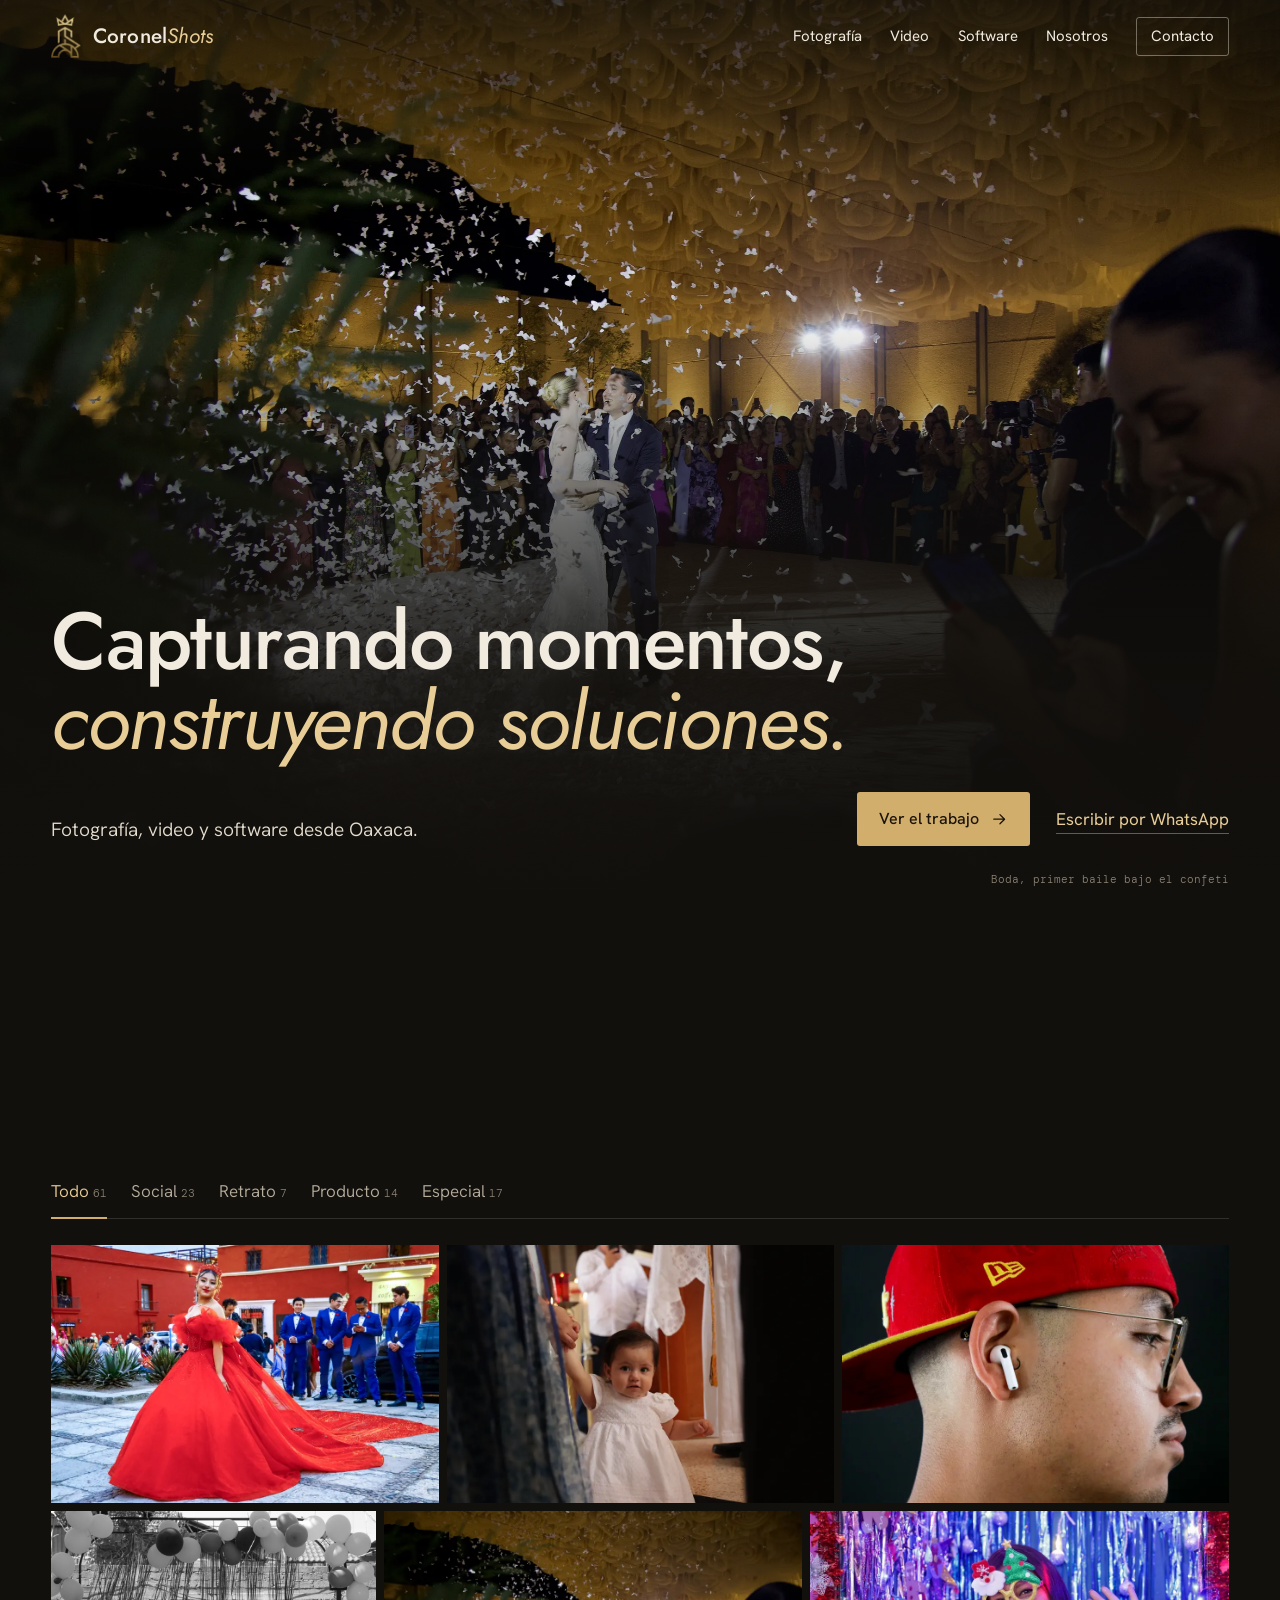
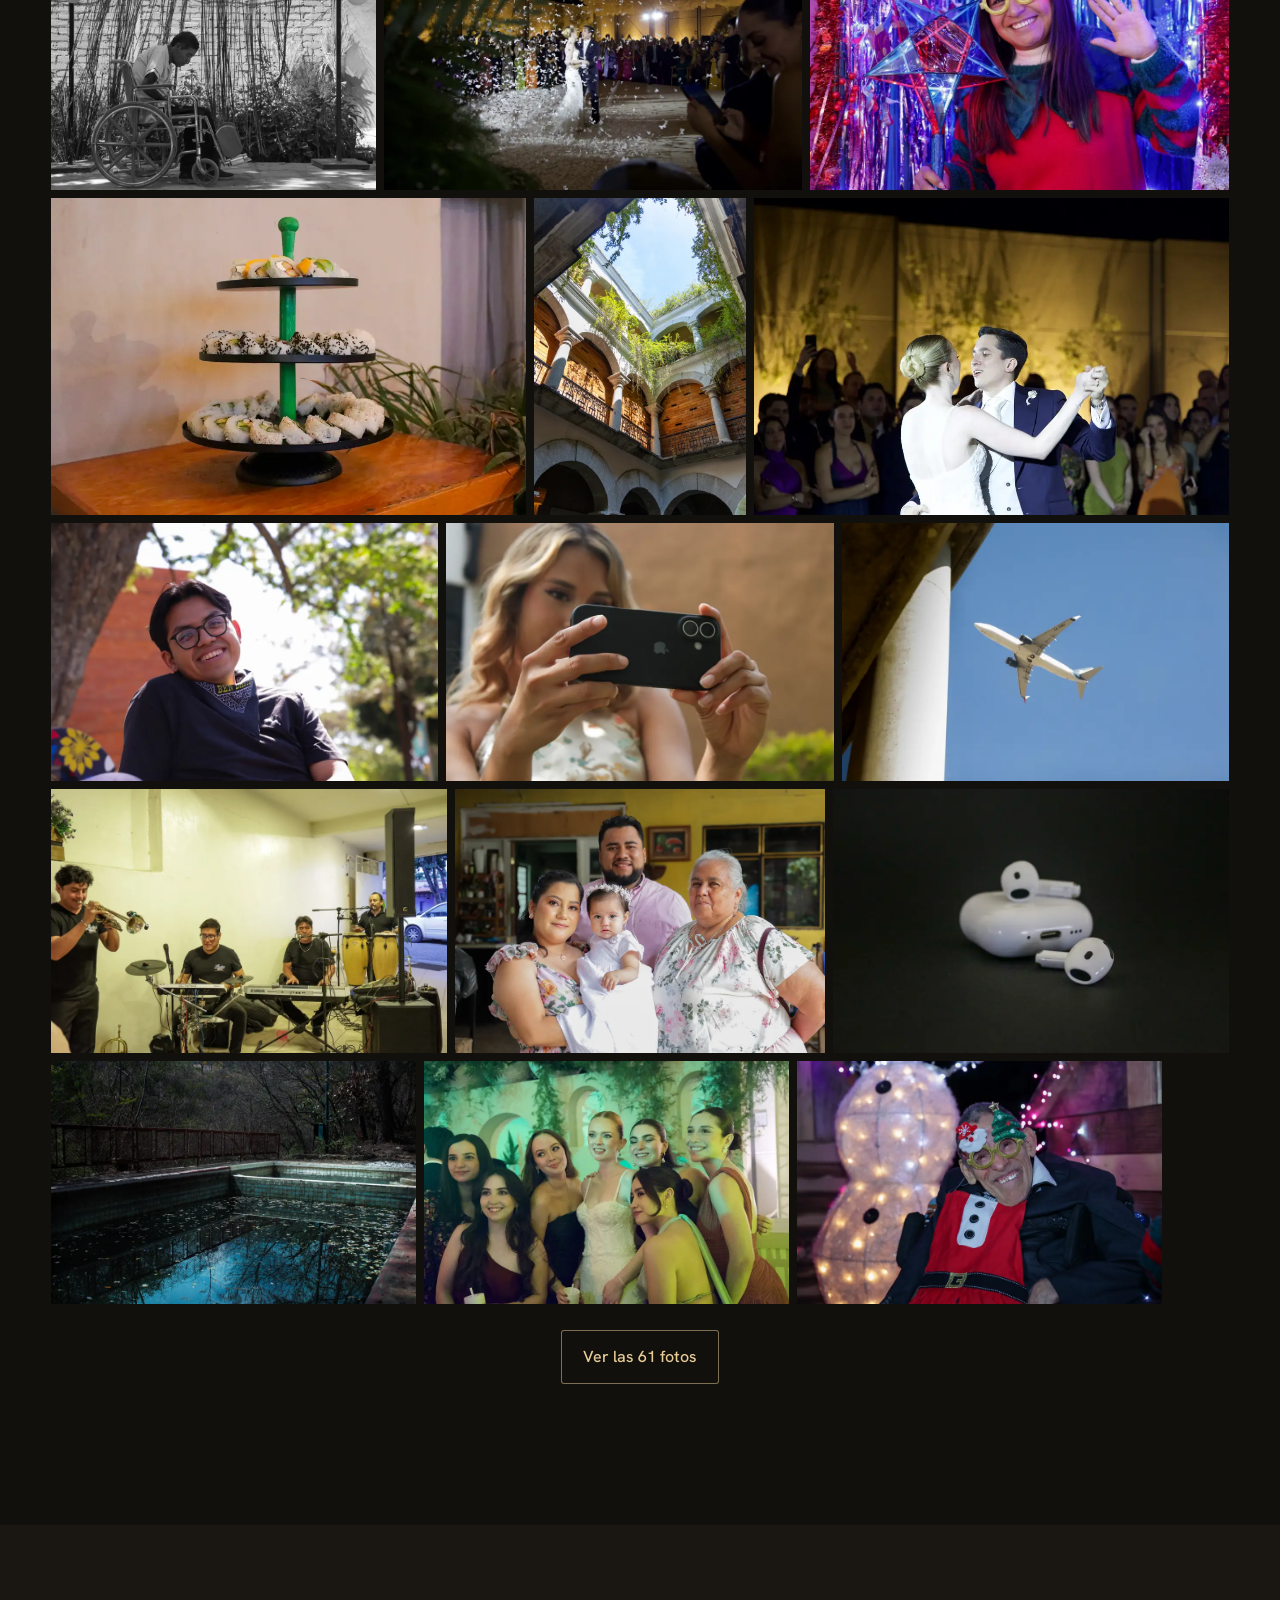
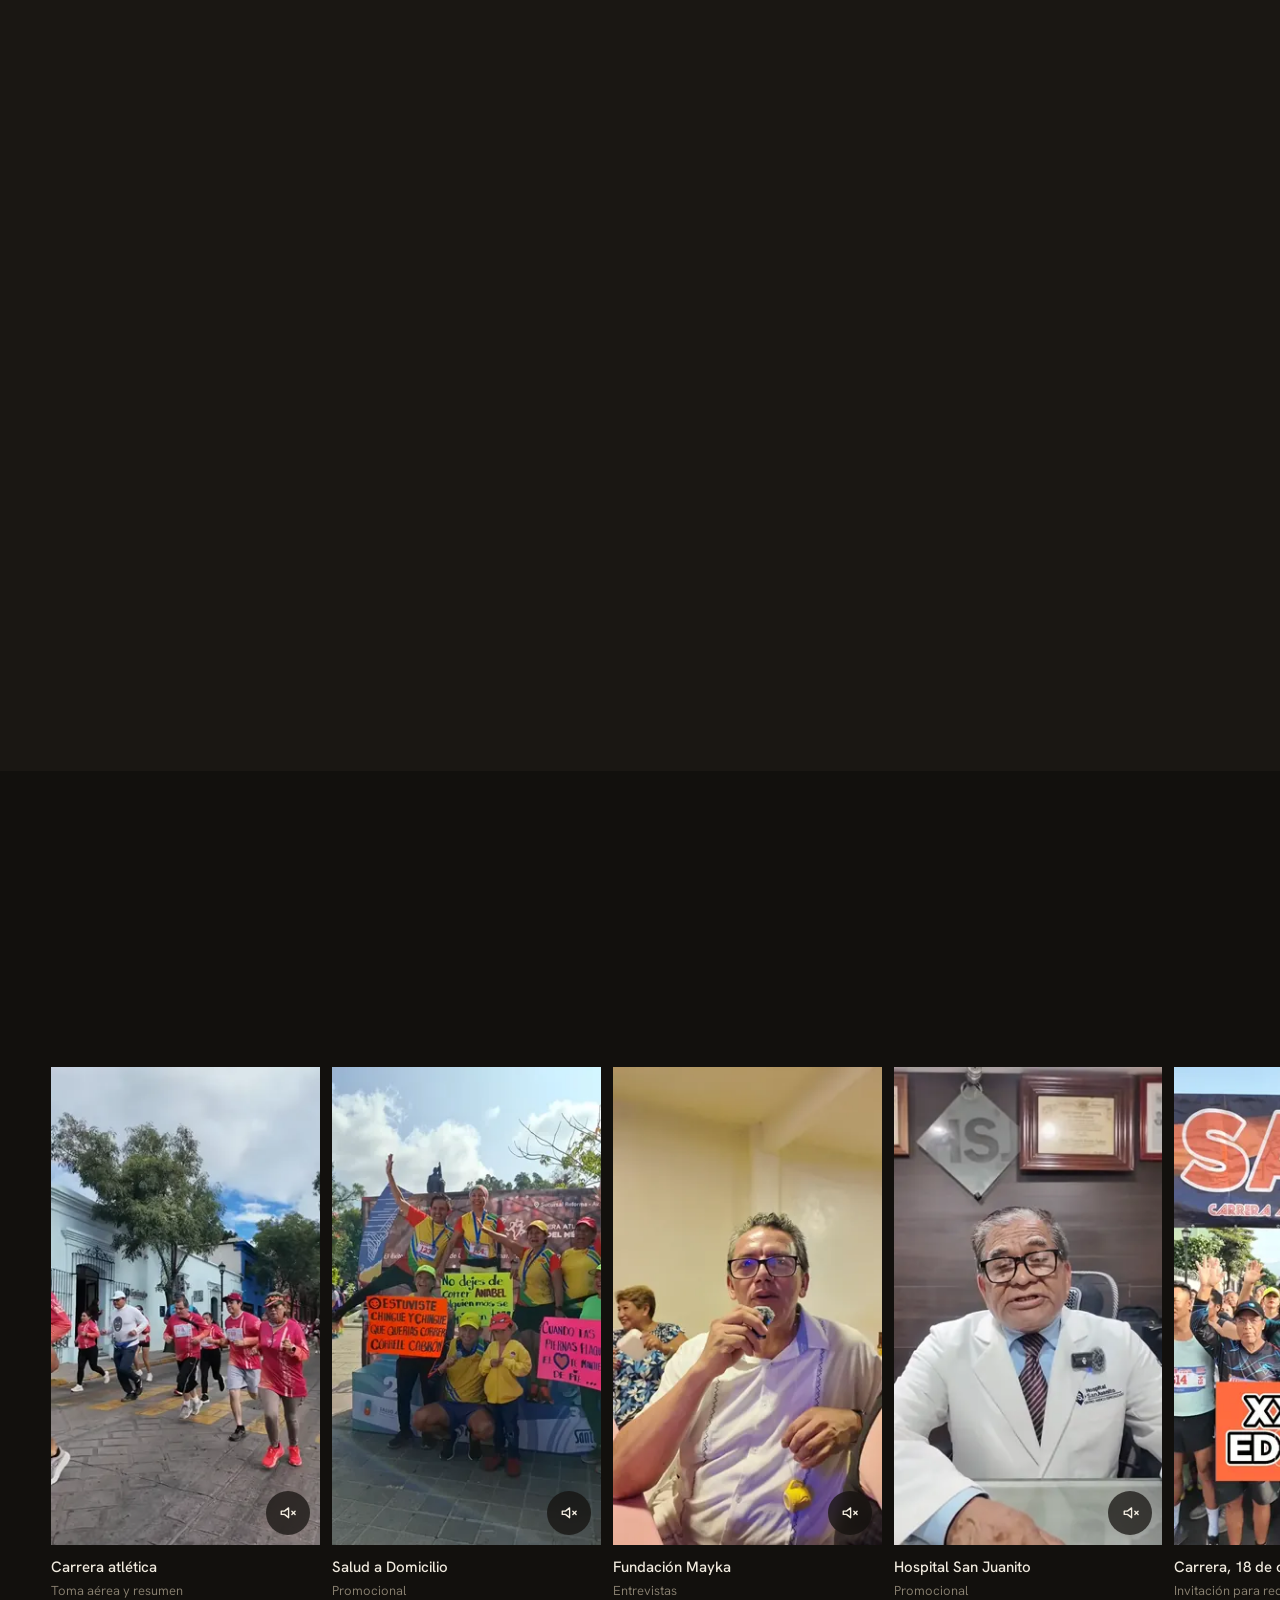
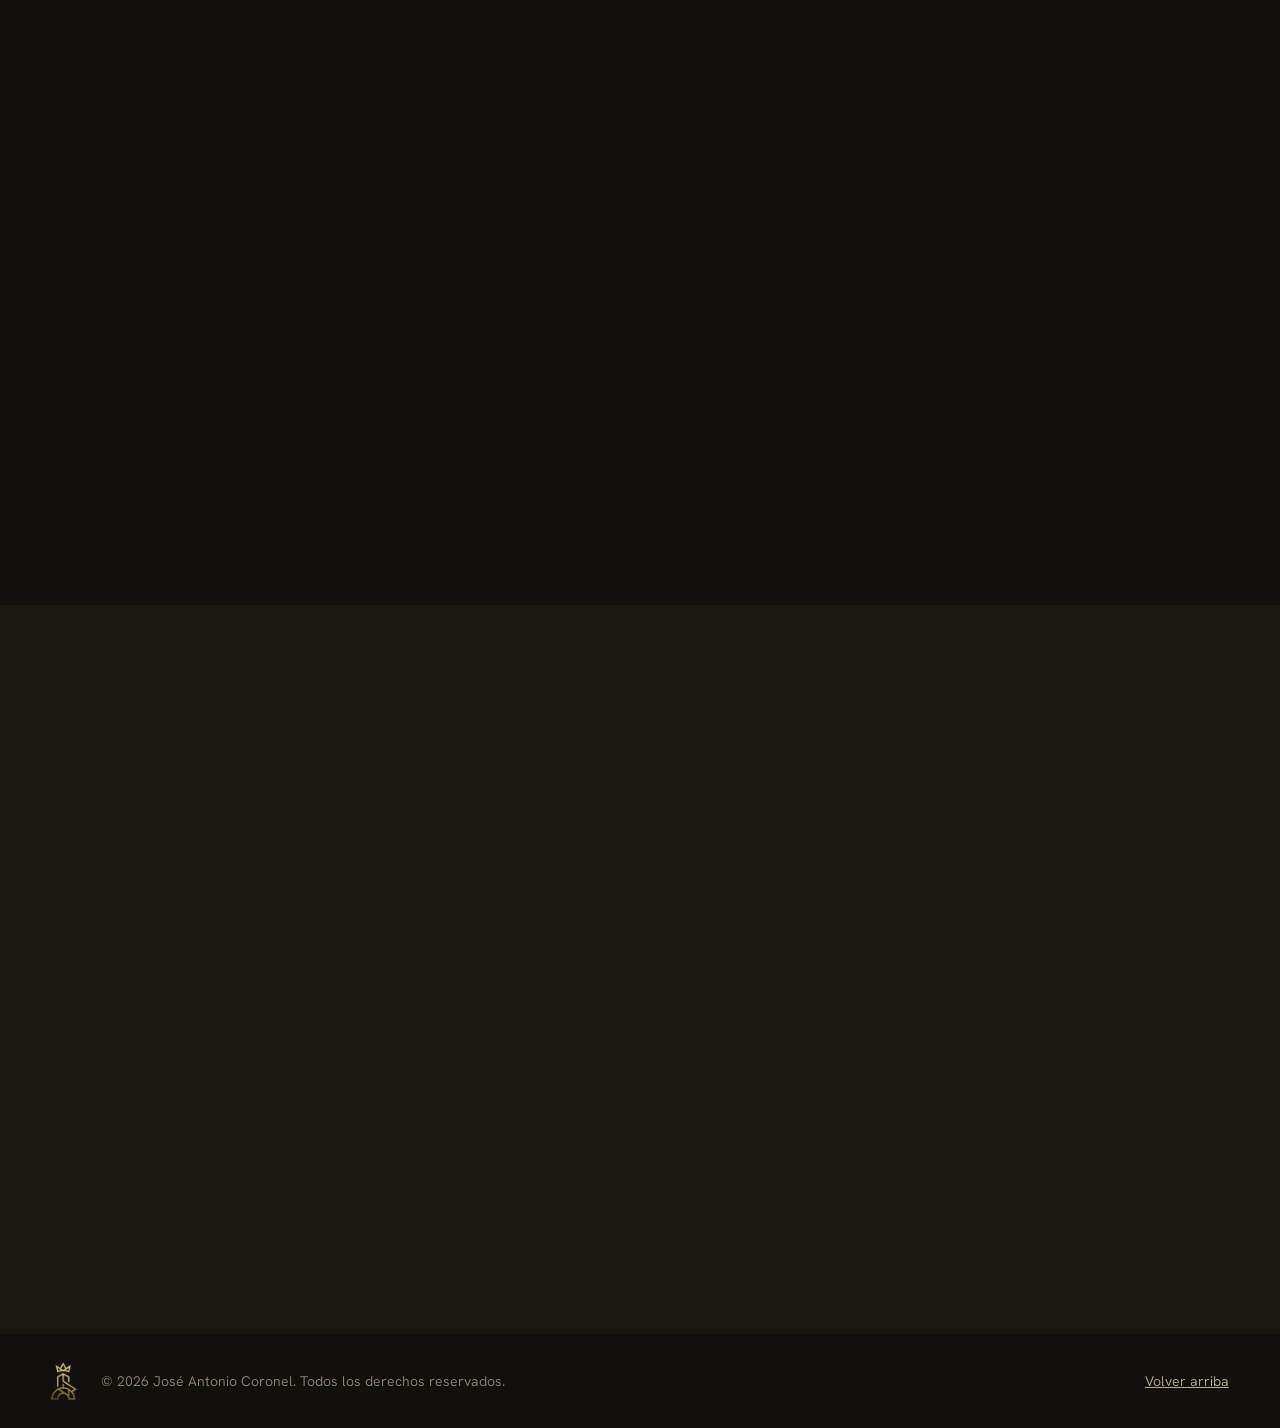
<file: index.html>
<!DOCTYPE html>
<html lang="es">
<head>
<meta charset="UTF-8">
<meta name="viewport" content="width=device-width, initial-scale=1, viewport-fit=cover">
<title>CoronelShots | Fotografía, video y software en Oaxaca</title>
<meta name="description" content="Portafolio de José Antonio Coronel: fotografía social, retrato y producto, video para redes y desarrollo de software, desde Oaxaca.">
<meta name="theme-color" content="#12100d">
<meta property="og:type" content="website">
<meta property="og:title" content="CoronelShots | Fotografía, video y software">
<meta property="og:description" content="Capturando momentos, construyendo soluciones. Portafolio de José Antonio Coronel, en Oaxaca.">
<meta property="og:image" content="https://antonycoronel.github.io/portafolio-coronelshots/img/og.jpg?v=2">
<meta property="og:url" content="https://antonycoronel.github.io/portafolio-coronelshots/">
<meta name="twitter:card" content="summary_large_image">
<link rel="icon" type="image/png" sizes="32x32" href="img/favicon-32.png">
<link rel="apple-touch-icon" href="img/apple-touch-icon.png">
<link rel="preconnect" href="https://fonts.googleapis.com">
<link rel="preconnect" href="https://fonts.gstatic.com" crossorigin>
<link href="https://fonts.googleapis.com/css2?family=DM+Mono:wght@400;500&family=Hanken+Grotesk:wght@300..600&family=Jost:ital,wght@0,300..600;1,300..600&display=swap" rel="stylesheet">
<link rel="preload" as="image" href="img/hero/boda-confeti-m.webp" media="(max-width: 760px) and (orientation: portrait)">
<link rel="preload" as="image" href="img/hero/boda-confeti.webp" media="(min-width: 761px), (orientation: landscape)">
<link rel="stylesheet" href="style.css">
</head>
<body>
<a class="saltar" href="#contenido">Saltar al contenido</a>

<svg width="0" height="0" class="sprite" aria-hidden="true">
  <symbol id="i-flecha" viewBox="0 0 24 24"><path d="M5 12h14M13 6l6 6-6 6"/></symbol>
  <symbol id="i-externo" viewBox="0 0 24 24"><path d="M7 17 17 7M8 7h9v9"/></symbol>
  <symbol id="i-cerrar" viewBox="0 0 24 24"><path d="M6 6l12 12M18 6 6 18"/></symbol>
  <symbol id="i-izq" viewBox="0 0 24 24"><path d="M15 5l-7 7 7 7"/></symbol>
  <symbol id="i-der" viewBox="0 0 24 24"><path d="M9 5l7 7-7 7"/></symbol>
  <symbol id="i-sonido" viewBox="0 0 24 24"><path d="M4 10v4h4l5 4V6L8 10H4zM16.5 9a4 4 0 0 1 0 6M19 6.5a8 8 0 0 1 0 11"/></symbol>
  <symbol id="i-mudo" viewBox="0 0 24 24"><path d="M4 10v4h4l5 4V6L8 10H4zM17 10l4 4M21 10l-4 4"/></symbol>
</svg>

<header class="nav" id="nav">
  <a href="#inicio" class="marca" aria-label="CoronelShots, ir al inicio">
    <img src="img/logo.webp" alt="" width="360" height="533">
    <span>Coronel<i>Shots</i></span>
  </a>
  <button class="nav-boton" id="navBoton" aria-expanded="false" aria-controls="navLinks"><span>Menú</span></button>
  <nav id="navLinks" aria-label="Principal">
    <a href="#fotografia">Fotografía</a>
    <a href="#video">Video</a>
    <a href="#software">Software</a>
    <a href="#nosotros">Nosotros</a>
    <a href="#contacto" class="nav-cta">Contacto</a>
  </nav>
</header>

<main id="contenido">

<section class="hero" id="inicio">
  <div class="hero-fotos" id="heroFotos" aria-hidden="true">
    <picture><source media="(max-width: 760px) and (orientation: portrait)" srcset="img/hero/boda-confeti-m.webp"><img class="activa" src="img/hero/boda-confeti.webp" alt="" data-pie="Boda, primer baile bajo el confeti"></picture>
    <picture><source media="(max-width: 760px) and (orientation: portrait)" srcset="img/hero/patio-arcos-m.webp"><img src="img/hero/patio-arcos.webp" alt="" loading="lazy" data-pie="Patio colonial visto hacia el cielo"></picture>
    <picture><source media="(max-width: 760px) and (orientation: portrait)" srcset="img/hero/boda-mesa-m.webp"><img src="img/hero/boda-mesa.webp" alt="" loading="lazy" data-pie="Boda, centro de mesa"></picture>
  </div>
  <div class="hero-texto">
    <h1>Capturando momentos, <em>construyendo soluciones.</em></h1>
    <div class="hero-pie">
      <p>Fotografía, video y software desde Oaxaca.</p>
      <div class="hero-acciones">
        <a href="#fotografia" class="boton">Ver el trabajo <svg class="i"><use href="#i-flecha"/></svg></a>
        <a href="https://wa.me/529514616417" class="enlace" target="_blank" rel="noopener">Escribir por WhatsApp</a>
      </div>
    </div>
  </div>
  <p class="hero-dato" id="heroDato">Boda, primer baile bajo el confeti</p>
</section>

<section class="seccion" id="fotografia">
  <div class="encabezado">
    <h2>Fotografía</h2>
    <p>Fiestas, retratos, comida y producto. Al ampliar una foto ves el ajuste real con el que se tomó.</p>
  </div>
  <div class="filtros" role="group" aria-label="Filtrar fotos por categoría" id="filtros">
    <button data-cat="todo" aria-pressed="true">Todo</button>
    <button data-cat="social" aria-pressed="false">Social</button>
    <button data-cat="retrato" aria-pressed="false">Retrato</button>
    <button data-cat="producto" aria-pressed="false">Producto</button>
    <button data-cat="especial" aria-pressed="false">Especial</button>
  </div>
  <div class="galeria" id="galeria"></div>
  <button class="boton secundario" id="verMas" type="button" hidden></button>
  <noscript><p>La galería necesita JavaScript. También puedes ver el trabajo en <a href="https://instagram.com/coronelshots06">@coronelshots06</a>.</p></noscript>
</section>

<section class="caso" id="mayka">
  <div class="caso-texto">
    <h2>Fundación Mayka: <em>foto, video y web</em> para una misma causa</h2>
    <p>Aquí se juntan las dos cosas que hago. Cubrí la vida diaria de la Estancia Donají en Villa de Zaachila, las calendas en la Catedral y sus visitas a la radio; edité los videos de entrevistas y armé una propuesta de sitio web usando esas mismas fotos.</p>
    <ul class="datos">
      <li><span>Foto</span> Estancia, calendas y radio</li>
      <li><span>Video</span> Entrevistas, promocionales y cápsula de radio</li>
      <li><span>Web</span> Maqueta en HTML, CSS y JavaScript</li>
    </ul>
    <a class="enlace" href="https://antonycoronel.github.io/MaykaPagWeb/" target="_blank" rel="noopener">Ver la maqueta del sitio <svg class="i"><use href="#i-externo"/></svg></a>
  </div>
  <div class="caso-fotos">
    <img class="c1" src="img/mayka/catedral.webp" alt="Calenda de Fundación Mayka frente a la Catedral de Oaxaca" loading="lazy" width="1050" height="1400">
    <img class="c2" src="img/mayka/e-manos.webp" alt="Manos de una residente con un tazón azul de fruta picada" loading="lazy" width="1400" height="788">
    <img class="c3" src="img/mayka/radio-8106.webp" alt="Equipo de Fundación Mayka en una cabina de radio" loading="lazy" width="1400" height="933">
    <img class="c4" src="img/mayka/e-presion.webp" alt="Toma de presión a una residente de la estancia" loading="lazy" width="1400" height="788">
  </div>
</section>

<section class="seccion" id="video">
  <div class="encabezado">
    <h2>Video</h2>
    <p>Promocionales verticales para negocios, carreras y organizaciones. Grabación y edición. Estos son fragmentos de 7 segundos; las piezas completas te las comparto por mensaje.</p>
  </div>
  <div class="tira" id="tira" tabindex="0" aria-label="Fragmentos de video, desliza para ver más">
    <figure class="clip" data-video="carrera"><figcaption><strong>Carrera atlética</strong><span>Toma aérea y resumen</span></figcaption></figure>
    <figure class="clip" data-video="salud"><figcaption><strong>Salud a Domicilio</strong><span>Promocional</span></figcaption></figure>
    <figure class="clip" data-video="entrevistas"><figcaption><strong>Fundación Mayka</strong><span>Entrevistas</span></figcaption></figure>
    <figure class="clip" data-video="sanjuanito"><figcaption><strong>Hospital San Juanito</strong><span>Promocional</span></figcaption></figure>
    <figure class="clip" data-video="matus"><figcaption><strong>Carrera, 18 de octubre</strong><span>Invitación para redes</span></figcaption></figure>
    <figure class="clip" data-video="repuestos"><figcaption><strong>Repuestos México</strong><span>Promocional</span></figcaption></figure>
    <figure class="clip" data-video="radio"><figcaption><strong>Mayka en la radio</strong><span>Cápsula</span></figcaption></figure>
  </div>
</section>

<section class="seccion" id="software">
  <div class="encabezado">
    <h2>Software</h2>
    <p>Apps, juegos y análisis de datos. Unos los hice por mi cuenta y otros con mi equipo; cada uno lo indica.</p>
  </div>

  <article class="destacado">
    <div class="pantalla"><div class="carrusel" data-nombre="SingLink">
      <div class="carrusel-pista" tabindex="0" role="group" aria-label="Capturas de SingLink, desliza para ver más">
        <img src="img/software/singlink-1.webp" alt="Inicio de SingLink con las opciones Práctica, Interpretación y Juegos" loading="lazy" width="1440" height="900">
        <img src="img/software/singlink-2.webp" alt="Práctica de SingLink: alfabeto y lista de señas para buscar" loading="lazy" width="1440" height="900">
        <img src="img/software/singlink-3.webp" alt="Interpretación en vivo de SingLink, con la cámara y las señas reconocidas" loading="lazy" width="1440" height="900">
        <img src="img/software/singlink-4.webp" alt="Juegos de SingLink: completa la palabra, carrera de letras, Wordle y Simón dice" loading="lazy" width="1440" height="900">
      </div>
    </div></div>
    <div class="destacado-texto">
      <h3>SingLink</h3>
      <p class="quien">En equipo · INDIVISA INGENIUM 2026, La Salle Oaxaca</p>
      <p>Enseña y traduce Lengua de Señas Mexicana en tiempo real: la cámara lee tus manos, te dice qué corregir y convierte las señas en texto. También funciona con guantes propios con sensores y ESP32.</p>
      <p class="stack">React · MediaPipe · FastAPI · PyTorch · ESP32</p>
      <a class="enlace" href="https://github.com/Angel-mtz06/Ingeniumlms" target="_blank" rel="noopener">Código en GitHub <svg class="i"><use href="#i-externo"/></svg></a>
    </div>
  </article>

  <article class="destacado invertido">
    <div class="pantalla"><div class="carrusel" data-nombre="Riesgo de abstención 2027">
      <div class="carrusel-pista" tabindex="0" role="group" aria-label="Capturas de Riesgo de abstención 2027, desliza para ver más">
        <img src="img/software/abstencion-1.webp" alt="Mapa de México con el semáforo de riesgo de abstención por municipio" loading="lazy" width="1440" height="848">
        <img src="img/software/abstencion-2.webp" alt="Matriz de burbujas: abstención proyectada contra su cambio frente a 2021" loading="lazy" width="1440" height="848">
        <img src="img/software/abstencion-3.webp" alt="Comparación de escenarios de campaña contra no intervenir" loading="lazy" width="1440" height="848">
        <img src="img/software/abstencion-4.webp" alt="Ficha de un municipio con su proyección de abstención" loading="lazy" width="1440" height="848">
      </div>
    </div></div>
    <div class="destacado-texto">
      <h3>Riesgo de abstención 2027</h3>
      <p class="quien">En equipo, Mecabyte · Hackatón del INE, octubre de 2026</p>
      <p>Proyecta la abstención de los 2,477 municipios para la elección de 2027, los clasifica en un semáforo y compara escenarios de campaña con presupuesto limitado. Las imágenes son vistas previas con los datos del tablero.</p>
      <p class="stack">Python · Jupyter · Power BI · GeoJSON</p>
    </div>
  </article>

  <article class="destacado">
    <div class="pantalla"><div class="carrusel" data-nombre="Interfaz">
      <div class="carrusel-pista" tabindex="0" role="group" aria-label="Capturas de Interfaz, desliza para ver más">
        <img src="img/software/interfaz-1.webp" alt="La plaza del pueblo en 3D con papel picado, jacarandas y el quiosco" loading="lazy" width="1440" height="900">
        <img src="img/software/interfaz-2.webp" alt="Pantalla de inicio de Interfaz: elegir entre jugar a tu ritmo o en equipo" loading="lazy" width="1440" height="900">
        <img src="img/software/interfaz-3.webp" alt="El panel del barrio de Saludos y presentaciones sobre el pueblo" loading="lazy" width="1440" height="900">
        <img src="img/software/interfaz-4.webp" alt="Misión del mercado: tocar la palabra nueva entre frutas en 3D" loading="lazy" width="1440" height="900">
        <img src="img/software/interfaz-5.webp" alt="Reto de Presentarte: saltar a la plataforma con la respuesta correcta" loading="lazy" width="1440" height="900">
      </div>
    </div></div>
    <div class="destacado-texto">
      <h3>Interfaz</h3>
      <p class="quien">En equipo</p>
      <p>Juego en 3D para aprender español nivel A1. Cada mundo es un barrio de un pueblo que recorres caminando, con misiones como comprar en el mercado y un modo multijugador por sala.</p>
      <p class="stack">Angular · Three.js · FastAPI</p>
    </div>
  </article>

  <article class="destacado invertido">
    <div class="pantalla"><div class="carrusel" data-nombre="Senda">
      <div class="carrusel-pista" tabindex="0" role="group" aria-label="Capturas de Senda, desliza para ver más">
        <img src="img/software/senda-1.webp" alt="Panel de Senda con el avance del usuario" loading="lazy" width="1440" height="900">
        <img src="img/software/senda-2.webp" alt="Lección de Cisco IOS en Senda con su terminal" loading="lazy" width="1440" height="900">
        <img src="img/software/senda-3.webp" alt="Selector de lenguajes de Senda: Python, JavaScript, C, C++, Java, Visual Basic, SQL y Cisco IOS" loading="lazy" width="1440" height="900">
        <img src="img/software/senda-4.webp" alt="Zona de retos de Senda" loading="lazy" width="1440" height="900">
      </div>
    </div></div>
    <div class="destacado-texto">
      <h3>Senda</h3>
      <p class="quien">Proyecto personal</p>
      <p>Juego para aprender a programar que corre tu código de verdad: Python, JavaScript, C, C++, Java, Visual Basic y SQL. Incluye un simulador de Cisco IOS para practicar redes y 128 retos.</p>
      <p class="stack">JavaScript · Python · SQL · Cisco IOS</p>
    </div>
  </article>

  <article class="destacado">
    <div class="pantalla"><div class="carrusel" data-nombre="Sistema de cobranza para financieras">
      <div class="carrusel-pista" tabindex="0" role="group" aria-label="Capturas del sistema de cobranza para financieras, desliza para ver más">
        <img src="img/software/financiera-1.webp" alt="Panel con lo cobrado hoy, lo vencido, la cartera activa y el avance por zona" loading="lazy" width="1440" height="900">
        <img src="img/software/financiera-2.webp" alt="Lista de cobranza del día agrupada por zona y cobrador" loading="lazy" width="1440" height="900">
        <img src="img/software/financiera-3.webp" alt="Asistente de chat que pide confirmación antes de registrar un pago" loading="lazy" width="1440" height="900">
        <img src="img/software/financiera-4.webp" alt="Corte de caja: lo cobrado, lo entregado y lo que cada cobrador trae en mano" loading="lazy" width="1440" height="900">
      </div>
    </div></div>
    <div class="destacado-texto">
      <h3>Sistema de cobranza para financieras</h3>
      <p class="quien">En equipo</p>
      <p>Para financieras que prestan y cobran en efectivo, en campo. El cobrador avisa por chat y el asistente registra el pago solo después de confirmarlo; el panel muestra lo cobrado, lo vencido y la caja de cada sucursal. Las capturas son de una maqueta con datos de prueba.</p>
      <p class="stack">n8n · PostgreSQL · Claude</p>
    </div>
  </article>

  <div class="rejilla">
    <article class="tarjeta ancha">
      <div class="carrusel" data-nombre="Diosito">
      <div class="carrusel-pista" tabindex="0" role="group" aria-label="Capturas de Diosito, desliza para ver más">
        <img src="img/software/diosito-1.webp" alt="Pantalla de bienvenida de Diosito con un cielo violeta al atardecer" loading="lazy" width="1440" height="900">
        <img src="img/software/diosito-2.webp" alt="Calendario mensual de Diosito con las fiestas marcadas" loading="lazy" width="1440" height="900">
        <img src="img/software/diosito-3.webp" alt="Vista semanal del calendario de Diosito" loading="lazy" width="1440" height="900">
        <img src="img/software/diosito-4.webp" alt="Vista anual del calendario de Diosito" loading="lazy" width="1440" height="900">
      </div>
    </div>
      <h3>Diosito</h3>
      <p class="quien">En equipo</p>
      <p>Calendario judío en español para México, con fiestas, horarios de oración calculados para tu ciudad y recordatorios.</p>
      <p class="stack">JavaScript · PWA · Vercel</p>
      <a class="enlace" href="https://diosito.vercel.app" target="_blank" rel="noopener">Abrir <svg class="i"><use href="#i-externo"/></svg></a>
    </article>
    <article class="tarjeta telefono">
      <div class="carrusel" data-nombre="Bolsillo">
      <div class="carrusel-pista" tabindex="0" role="group" aria-label="Capturas de Bolsillo, desliza para ver más">
        <img src="img/software/bolsillo-1.webp" alt="Bolsillo: inicio con el dinero disponible del mes, con datos de ejemplo" loading="lazy" width="520" height="1125">
        <img src="img/software/bolsillo-2.webp" alt="Bolsillo: gráfica de movimientos por día" loading="lazy" width="520" height="1125">
        <img src="img/software/bolsillo-3.webp" alt="Bolsillo: secciones con su presupuesto" loading="lazy" width="520" height="1125">
        <img src="img/software/bolsillo-4.webp" alt="Bolsillo: bienvenida para capturar el saldo inicial" loading="lazy" width="520" height="1125">
      </div>
    </div>
      <div>
        <h3>Bolsillo</h3>
        <p class="quien">Personal</p>
        <p>Control de gastos para el celular: presupuestos por sección, ingresos automáticos y exportación a Excel.</p>
        <p class="stack">JavaScript · PWA</p>
        <a class="enlace" href="https://github.com/AntonyCoronel/Bolsillo" target="_blank" rel="noopener">Código <svg class="i"><use href="#i-externo"/></svg></a>
      </div>
    </article>
    <article class="tarjeta telefono">
      <div class="carrusel" data-nombre="Tareas Escuela">
      <div class="carrusel-pista" tabindex="0" role="group" aria-label="Capturas de Tareas Escuela, desliza para ver más">
        <img src="img/software/tareas-1.webp" alt="Tareas: entregas pendientes de la semana, con datos de ejemplo" loading="lazy" width="520" height="1125">
        <img src="img/software/tareas-2.webp" alt="Tareas: lista por fechas con la prioridad de cada entrega" loading="lazy" width="520" height="1125">
        <img src="img/software/tareas-3.webp" alt="Tareas: resumen de la semana con barras por día" loading="lazy" width="520" height="1125">
      </div>
    </div>
      <div>
        <h3>Tareas Escuela</h3>
        <p class="quien">Personal</p>
        <p>App de Android para entregas escolares. La prioridad sube sola conforme se acerca la fecha y te avisa.</p>
        <p class="stack">JavaScript · Capacitor · Android</p>
      </div>
    </article>
    <article class="tarjeta ancha">
      <div class="carrusel" data-nombre="Aventura en Pareja">
      <div class="carrusel-pista" tabindex="0" role="group" aria-label="Capturas de Aventura en Pareja, desliza para ver más">
        <img src="img/software/aventura-1.webp" alt="Pantalla de título de Aventura en Pareja en pixel art" loading="lazy" width="1280" height="800">
        <img src="img/software/aventura-2.webp" alt="Editor de personaje con las cuatro clases" loading="lazy" width="1280" height="800">
        <img src="img/software/aventura-3.webp" alt="El personaje frente a su casa en el mundo del juego" loading="lazy" width="1280" height="800">
        <img src="img/software/aventura-4.webp" alt="Mapa del mundo con sus zonas conectadas" loading="lazy" width="1280" height="800">
      </div>
    </div>
      <h3>Aventura en Pareja</h3>
      <p class="quien">Personal</p>
      <p>RPG cooperativo en pixel art para dos personas, cada una en su dispositivo, con cuatro clases y mapa del mundo.</p>
      <p class="stack">TypeScript · WebSockets · Capacitor</p>
    </article>
    <article class="tarjeta">
      <div class="carrusel" data-nombre="MiAn">
      <div class="carrusel-pista" tabindex="0" role="group" aria-label="Capturas de MiAn, desliza para ver más">
        <img src="img/software/mian-1.webp" alt="MiAn: selector de estado de ánimo" loading="lazy" width="980" height="676">
        <img src="img/software/mian-2.webp" alt="MiAn: pantalla para iniciar sesión" loading="lazy" width="1100" height="688">
      </div>
    </div>
      <h3>MiAn</h3>
      <p>Seguimiento del ciclo menstrual, con predicciones y métricas de salud.</p>
      <p class="stack">Vue.js · SQL</p>
      <a class="enlace" href="https://mi-an.vercel.app" target="_blank" rel="noopener">Abrir <svg class="i"><use href="#i-externo"/></svg></a>
    </article>
    <article class="tarjeta">
      <div class="carrusel" data-nombre="MoneyGestor">
      <div class="carrusel-pista" tabindex="0" role="group" aria-label="Capturas de MoneyGestor, desliza para ver más">
        <img src="img/software/moneygestor-1.webp" alt="MoneyGestor: resumen mensual de saldo" loading="lazy" width="1200" height="620">
        <img src="img/software/moneygestor-2.webp" alt="MoneyGestor: pantalla para iniciar sesión" loading="lazy" width="1200" height="750">
      </div>
    </div>
      <h3>MoneyGestor</h3>
      <p>Gastos y préstamos del hogar, disponible desde cualquier dispositivo.</p>
      <p class="stack">Vue 3 · Vite · PWA · SQL</p>
      <a class="enlace" href="https://money-gestor.vercel.app" target="_blank" rel="noopener">Abrir <svg class="i"><use href="#i-externo"/></svg></a>
    </article>
    <article class="tarjeta">
      <img src="img/software/fondo-1.webp" alt="Plataforma de análisis financiero: consulta individual y escaneo de mercado" loading="lazy" width="1200" height="607">
      <h3>Análisis de datos financieros</h3>
      <p>Plataforma para un fondo de inversión. Proyecto privado.</p>
      <p class="stack">Python · SQL · Vue · Flutter</p>
    </article>
    <article class="tarjeta">
      <div class="carrusel" data-nombre="Investigación de Operaciones">
      <div class="carrusel-pista" tabindex="0" role="group" aria-label="Capturas de Investigación de Operaciones, desliza para ver más">
        <img src="img/software/operaciones-1.webp" alt="Método gráfico: región factible y sus vértices" loading="lazy" width="1200" height="750">
        <img src="img/software/operaciones-2.webp" alt="Método Simplex: tablas por iteración e interpretación del resultado" loading="lazy" width="1200" height="750">
        <img src="img/software/operaciones-3.webp" alt="Método Húngaro: la matriz de costos paso a paso" loading="lazy" width="1200" height="750">
        <img src="img/software/operaciones-4.webp" alt="Cadenas de Markov: transiciones y vector estacionario" loading="lazy" width="1200" height="750">
        <img src="img/software/operaciones-5.webp" alt="Ruta más corta: el grafo resaltado y la tabla de Dijkstra" loading="lazy" width="1200" height="750">
      </div>
    </div>
      <h3>Investigación de Operaciones</h3>
      <p>Calculadora con los métodos gráfico, Simplex, Húngaro, Markov y ruta más corta, con su procedimiento paso a paso.</p>
      <p class="stack">JavaScript · Tailwind</p>
      <a class="enlace" href="https://antonycoronel.github.io/Ordi_io/" target="_blank" rel="noopener">Abrir <svg class="i"><use href="#i-externo"/></svg></a>
    </article>
    <article class="tarjeta">
      <div class="carrusel" data-nombre="Antigravos">
      <div class="carrusel-pista" tabindex="0" role="group" aria-label="Capturas de Antigravos, desliza para ver más">
        <img src="img/software/antigravos-1.webp" alt="¿Qué es una Raspberry Pi?: la placa y sus ventajas" loading="lazy" width="1200" height="750">
        <img src="img/software/antigravos-2.webp" alt="El rezago educativo en México y Oaxaca, con sus indicadores" loading="lazy" width="1200" height="750">
        <img src="img/software/antigravos-3.webp" alt="Arquitectura del sistema: programas y uso de memoria" loading="lazy" width="1200" height="750">
        <img src="img/software/antigravos-4.webp" alt="Programas incorporados que funcionan sin internet" loading="lazy" width="1200" height="750">
        <img src="img/software/antigravos-5.webp" alt="Comandos básicos de la terminal" loading="lazy" width="1200" height="750">
      </div>
    </div>
      <h3>Antigravos</h3>
      <p>Propuesta para reducir la brecha digital con computadoras Raspberry Pi y programas sin internet.</p>
      <p class="stack">HTML · CSS · JavaScript</p>
      <a class="enlace" href="https://antonycoronel.github.io/OrdiSistemasO/" target="_blank" rel="noopener">Abrir <svg class="i"><use href="#i-externo"/></svg></a>
    </article>
    <article class="tarjeta">
      <div class="carrusel" data-nombre="Xcuidi">
      <div class="carrusel-pista" tabindex="0" role="group" aria-label="Capturas de Xcuidi, desliza para ver más">
        <img src="img/software/xcuidi-1.webp" alt="Pantalla de inicio de Xcuidi en un bosque ilustrado" loading="lazy" width="1200" height="664">
        <img src="img/software/xcuidi-2.webp" alt="Mapa de aprendizaje de Xcuidi: PC, mouse, teclado, archivos, herramientas e internet" loading="lazy" width="1200" height="750">
        <img src="img/software/xcuidi-3.webp" alt="Minijuego de alebrijes con selector de dificultad" loading="lazy" width="1200" height="675">
        <img src="img/software/xcuidi-4.webp" alt="Minijuego de Xcuidi sobre un mosaico oaxaqueño" loading="lazy" width="1200" height="750">
      </div>
    </div>
      <h3>Xcuidi</h3>
      <p class="quien">En equipo · CLIDi 2026 · Ya está en Oaxaca Emprende</p>
      <p>Estaciones de computación educativa, de bajo costo y sin internet, para comunidades de Oaxaca: una Raspberry Pi y un juego que enseña.</p>
      <p class="stack">Godot · Raspberry Pi</p>
    </article>
  </div>
  <button class="boton secundario" id="verProyectos" type="button"></button>
</section>

<section class="seccion nosotros" id="nosotros">
  <div class="nosotros-fotos">
    <img src="img/sobre/perfil.webp" alt="Retrato de José Antonio Coronel de traje azul" loading="lazy" width="763" height="1091">
  </div>
  <div class="nosotros-texto">
    <h2>Nosotros</h2>
    <p><strong>CoronelShots</strong>, fundado por <strong>José Antonio Coronel Martínez</strong>, une dos mundos que se complementan: el arte visual de la fotografía y la lógica del desarrollo de software.</p>
    <p>Cada proyecto de software lleva ojo para la estética y el diseño. Cada sesión de fotos lleva la planeación técnica de quien programa.</p>
    <dl class="herramientas">
      <div><dt>Edición</dt><dd>Lightroom, Photoshop, Premiere, CapCut</dd></div>
      <div><dt>Web y apps</dt><dd>HTML, CSS, JavaScript, TypeScript, React, Vue, Angular, Vite, Three.js, Capacitor</dd></div>
      <div><dt>Backend y datos</dt><dd>Python, FastAPI, NestJS, SQL, PyTorch, Power BI</dd></div>
      <div><dt>Otros lenguajes</dt><dd>Java, C, C++, Visual Basic, Godot</dd></div>
      <div><dt>Redes</dt><dd>Cisco IOS, Packet Tracer</dd></div>
    </dl>
  </div>
</section>

<section class="seccion servicios" id="servicios">
  <div class="encabezado">
    <h2>Si tu negocio no está en internet, estás perdiendo clientes</h2>
  </div>
  <ol class="lista-servicios">
    <li><h3>Página web</h3><p>Tu sucursal abierta todo el año. Tus clientes te encuentran en Google, conocen tus servicios y te contactan a cualquier hora.</p></li>
    <li><h3>Software a medida</h3><p>Un sistema propio automatiza tareas, reduce errores y te deja tiempo para hacer crecer tu negocio.</p></li>
    <li><h3>Fotografía de producto y comida</h3><p>Las personas compran con los ojos. Fotos de calidad transmiten profesionalismo y te distinguen de tu competencia.</p></li>
    <li><h3>Eventos y retratos</h3><p>XV años, bodas, graduaciones y sesiones personales, con entrega editada.</p></li>
    <li><h3>Video para redes</h3><p>Promocionales verticales, entrevistas y cobertura de eventos, de la grabación a la edición.</p></li>
  </ol>
</section>

<section class="contacto" id="contacto">
  <div class="contacto-texto">
    <h2>¿Tienes un proyecto o <em>una sesión en mente?</em></h2>
    <ul class="canales">
      <li><span>WhatsApp</span><a href="https://wa.me/529514616417" target="_blank" rel="noopener">951 461 6417</a></li>
      <li><span>Correo</span><a href="mailto:coroneljoseantonio06@gmail.com">coroneljoseantonio06@gmail.com</a></li>
      <li><span>Instagram</span><a href="https://instagram.com/coronelshots06" target="_blank" rel="noopener">@coronelshots06</a></li>
    </ul>
  </div>
  <form class="formulario" id="formulario" novalidate>
    <div class="campo">
      <label for="f-nombre">Tu nombre</label>
      <input id="f-nombre" name="nombre" autocomplete="name" required>
      <p class="error" id="e-nombre"></p>
    </div>
    <div class="campo">
      <label for="f-correo">Tu correo</label>
      <input id="f-correo" name="correo" type="email" autocomplete="email" required>
      <p class="error" id="e-correo"></p>
    </div>
    <div class="campo">
      <label for="f-mensaje">¿En qué te puedo ayudar?</label>
      <textarea id="f-mensaje" name="mensaje" rows="4" required></textarea>
      <p class="error" id="e-mensaje"></p>
    </div>
    <button class="boton" type="submit">Preparar correo <svg class="i"><use href="#i-flecha"/></svg></button>
    <p class="nota">Se abrirá tu app de correo con el mensaje listo para enviar.</p>
  </form>
</section>

</main>

<footer class="pie">
  <img src="img/logo.webp" alt="" width="360" height="533" loading="lazy">
  <p>&copy; <span id="anio">2026</span> José Antonio Coronel. Todos los derechos reservados.</p>
  <a href="#inicio">Volver arriba</a>
</footer>

<dialog class="visor" id="visor" aria-label="Foto ampliada">
  <button class="visor-b cerrar" id="vCerrar" aria-label="Cerrar"><svg class="i"><use href="#i-cerrar"/></svg></button>
  <button class="visor-b ant" id="vAnt" aria-label="Foto anterior"><svg class="i"><use href="#i-izq"/></svg></button>
  <figure>
    <figcaption><span id="vAlt"></span><span id="vExif" class="stack"></span></figcaption>
  </figure>
  <button class="visor-b sig" id="vSig" aria-label="Foto siguiente"><svg class="i"><use href="#i-der"/></svg></button>
</dialog>

<script src="galeria-datos.js"></script>
<script src="script.js"></script>
</body>
</html>
</file>
<file: style.css>
/* CoronelShots: cuarto oscuro, dorado del logo y datos de cámara en monoespaciada */
:root {
  --fondo: #12100d;
  --fondo-2: #1a1713;
  --fondo-3: #25211b;
  --texto: #f1ebdf;
  --suave: #b6ac9b;
  --tenue: #8d8474;
  --oro: #d2ae6d;
  --oro-claro: #e8cd97;
  --linea: rgba(241, 235, 223, .14);
  --sombra: 0 24px 60px -24px rgba(0, 0, 0, .75);
  --display: 'Jost', 'Futura', 'Century Gothic', system-ui, sans-serif;
  --cuerpo: 'Hanken Grotesk', system-ui, -apple-system, sans-serif;
  --mono: 'DM Mono', ui-monospace, Menlo, monospace;
  --ancho: 1360px;
  --margen: max(clamp(16px, 4vw, 56px), env(safe-area-inset-left), env(safe-area-inset-right));
  --suavizado: cubic-bezier(.2, .7, .2, 1);
  --z-nav: 10;
  --z-visor: 20;
}

*, *::before, *::after { box-sizing: border-box; }
html { scroll-behavior: smooth; scroll-padding-top: 88px; -webkit-text-size-adjust: 100%; -webkit-tap-highlight-color: transparent; }
::selection { background: var(--oro); color: #1b1408; }
body {
  margin: 0;
  background: var(--fondo);
  color: var(--texto);
  font-family: var(--cuerpo);
  font-size: 1.0625rem;
  font-weight: 350;
  line-height: 1.65;
  -webkit-font-smoothing: antialiased;
  overflow-x: clip;
}
img, video { display: block; max-width: 100%; height: auto; }
a { color: inherit; }
h1, h2, h3, p, ul, ol, dl, dd, figure { margin: 0; padding: 0; }
ul, ol { list-style: none; }
h1, h2 {
  font-family: var(--display);
  font-weight: 500;
  letter-spacing: -.02em;
  line-height: 1.04;
  text-wrap: balance;
}
h1 em, h2 em { color: var(--oro-claro); font-weight: 400; }
h3 { font-size: 1.25rem; font-weight: 500; letter-spacing: -.01em; line-height: 1.25; }
p { text-wrap: pretty; }
strong { font-weight: 500; }
button { font: inherit; color: inherit; cursor: pointer; }
:focus-visible { outline: 2px solid var(--oro-claro); outline-offset: 3px; border-radius: 2px; }
.sprite { position: absolute; }
.i { width: 1.15em; height: 1.15em; flex: none; fill: none; stroke: currentColor; stroke-width: 1.7; stroke-linecap: round; stroke-linejoin: round; }

.saltar { position: fixed; top: 8px; left: 8px; z-index: var(--z-visor); padding: 10px 16px; background: var(--texto); color: var(--fondo); transform: translateY(-200%); }
.saltar:focus { transform: none; }

.boton {
  display: inline-flex; align-items: center; gap: .7em;
  padding: .85em 1.35em;
  border: 0; border-radius: 3px;
  background: var(--oro); color: #1b1408;
  font-size: 1rem; font-weight: 500; text-decoration: none;
  transition: background .25s, transform .25s var(--suavizado);
}
.boton:hover { background: var(--oro-claro); }
.boton:hover .i { transform: translateX(3px); }
.boton .i { transition: transform .25s var(--suavizado); }
.boton:active { transform: translateY(1px) scale(.99); }
.enlace {
  display: inline-flex; align-items: center; gap: .4em;
  color: var(--oro-claro); font-weight: 400; text-decoration: none;
  border-bottom: 1px solid rgba(232, 205, 151, .4);
  transition: border-color .25s, color .25s;
}
.enlace:hover { color: var(--texto); border-color: currentColor; }
.stack { font-family: var(--mono); font-size: .75rem; letter-spacing: .01em; color: var(--tenue); line-height: 1.5; }
.quien { font-size: .875rem; color: var(--oro); }

/* Navegación */
.nav {
  position: fixed; inset: 0 0 auto; z-index: var(--z-nav);
  display: flex; align-items: center; justify-content: space-between; gap: 24px;
  padding: calc(14px + env(safe-area-inset-top)) var(--margen) 14px;
  transition: background .3s, padding .3s, box-shadow .3s, transform .35s var(--suavizado);
}
.nav.fija { background: rgba(18, 16, 13, .86); backdrop-filter: blur(14px); box-shadow: 0 1px 0 var(--linea); padding-block: calc(8px + env(safe-area-inset-top)) 8px; }
.marca { display: flex; align-items: center; gap: 12px; text-decoration: none; }
.marca img { width: 30px; height: auto; }
.marca span { font-family: var(--display); font-size: 1.3rem; font-weight: 500; letter-spacing: .005em; }
.marca i { color: var(--oro-claro); font-weight: 400; }
.nav nav { display: flex; align-items: center; gap: clamp(16px, 2.2vw, 34px); }
.nav nav a { position: relative; font-size: .9375rem; font-weight: 400; text-decoration: none; padding: 6px 0; text-shadow: 0 1px 10px rgba(0,0,0,.4); }
.nav nav a:not(.nav-cta)::after {
  content: ''; position: absolute; left: 0; right: 0; bottom: 0; height: 1px;
  background: var(--oro-claro); transform: scaleX(0); transform-origin: left;
  transition: transform .3s var(--suavizado);
}
.nav nav a:hover::after, .nav nav a.actual::after { transform: scaleX(1); }
.nav nav a.actual { color: var(--oro-claro); }
.nav .nav-cta { padding: 6px 14px; border: 1px solid rgba(241, 235, 223, .4); border-radius: 3px; transition: background .25s, color .25s, border-color .25s; }
.nav .nav-cta:hover, .nav .nav-cta.actual { background: var(--oro); border-color: var(--oro); color: #1b1408; text-shadow: none; }
.nav-boton { display: none; padding: 8px 14px; border: 1px solid rgba(241, 235, 223, .4); border-radius: 3px; background: rgba(18, 16, 13, .5); font-size: .875rem; }

/* Portada */
.hero { position: relative; min-height: 100dvh; display: flex; align-items: flex-end; overflow: clip; isolation: isolate; }
.hero-fotos, .hero-fotos img { position: absolute; inset: 0; }
.hero-fotos { z-index: -1; background: var(--fondo); }
.hero-fotos::after {
  content: ''; position: absolute; inset: 0;
  background:
    linear-gradient(180deg, rgba(18,16,13,.62) 0, rgba(18,16,13,0) 22%),
    linear-gradient(0deg, var(--fondo) 0, rgba(18,16,13,.9) 24%, rgba(18,16,13,.62) 42%, rgba(18,16,13,0) 66%);
}
.hero-fotos img {
  width: 100%; height: 100%; max-width: none; object-fit: cover; object-position: 50% 32%;
  opacity: 0; transform: scale(1.05);
  transition: opacity 1.4s ease, transform 9s linear;
}
.hero-fotos img.activa { opacity: 1; transform: scale(1); }
.hero-texto { width: 100%; max-width: var(--ancho); margin-inline: auto; padding: 120px var(--margen) clamp(36px, 6vh, 72px); }
.hero h1 { font-size: clamp(2.8rem, 6.3vw, 6rem); line-height: 1; }
.hero h1 em { display: block; }
.hero-pie { display: flex; flex-wrap: wrap; align-items: flex-end; justify-content: space-between; gap: 22px 56px; margin-top: clamp(22px, 3.4vh, 38px); }
.hero-pie p { max-width: 34em; font-size: clamp(1.0625rem, 1.5vw, 1.25rem); color: #e4dccd; }
.hero-acciones { display: flex; flex-wrap: wrap; align-items: center; gap: 14px 26px; }
.hero-dato { position: absolute; bottom: 12px; right: var(--margen); font-family: var(--mono); font-size: .6875rem; color: var(--tenue); }

/* Secciones */
.seccion { max-width: var(--ancho); margin-inline: auto; padding: clamp(72px, 10vw, 136px) var(--margen) clamp(80px, 11vw, 150px); }
.seccion + .seccion { padding-top: 0; }
.encabezado { display: grid; grid-template-columns: minmax(0, 7fr) minmax(0, 5fr); gap: 16px 48px; align-items: end; margin-bottom: clamp(30px, 4.5vw, 56px); }
.encabezado h2 { font-size: clamp(2.6rem, 6.4vw, 5.4rem); }
.encabezado p { max-width: 36em; color: var(--suave); }

/* Galería justificada */
.secundario { display: flex; margin: 26px auto 0; background: none; color: var(--oro-claro); box-shadow: inset 0 0 0 1px rgba(232,205,151,.5); }
.secundario:hover { color: #1b1408; }
.secundario[hidden] { display: none; }
.filtros { display: flex; flex-wrap: wrap; gap: 6px 24px; margin-bottom: 26px; border-bottom: 1px solid var(--linea); }
.filtros button { padding: 8px 0 12px; background: none; border: 0; border-bottom: 2px solid transparent; margin-bottom: -1px; color: var(--suave); transition: color .2s, border-color .2s; }
.filtros button:hover { color: var(--texto); }
.filtros button[aria-pressed="true"] { color: var(--oro-claro); border-color: var(--oro); }
.filtros sup { font-family: var(--mono); font-size: .6875rem; margin-left: 4px; color: var(--tenue); vertical-align: baseline; }
.galeria { display: flex; flex-wrap: wrap; gap: 8px; }
.galeria::after { content: ''; flex-grow: 999; }
.foto {
  position: relative; display: block; padding: 0; border: 0; overflow: hidden; background: var(--fondo-3);
  flex-grow: var(--ar); flex-basis: calc(var(--ar) * var(--alto));
  aspect-ratio: var(--ar); max-height: calc(var(--alto) * 1.7);
  --alto: clamp(140px, 19vw, 285px);
  cursor: zoom-in;
}
.foto img { width: 100%; height: 100%; object-fit: cover; transition: transform .7s var(--suavizado), opacity .4s; opacity: 0; }
.foto img.lista { opacity: 1; }
.foto:hover img { transform: scale(1.035); }
.foto span {
  position: absolute; inset: auto 0 0; padding: 26px 12px 10px;
  background: linear-gradient(0deg, rgba(10,8,6,.82), rgba(10,8,6,0));
  color: #e9e0cf; font-family: var(--mono); font-size: .6875rem; text-align: left; line-height: 1.4;
  opacity: 0; transform: translateY(6px); transition: opacity .25s, transform .25s var(--suavizado);
}
.foto:hover span, .foto:focus-visible span { opacity: 1; transform: none; }
.foto:focus-visible { outline-offset: -3px; }

/* Caso Mayka */
.caso { background: var(--fondo-2); padding: clamp(64px, 9vw, 120px) var(--margen); display: grid; grid-template-columns: minmax(0, 5fr) minmax(0, 7fr); gap: clamp(32px, 5vw, 80px); align-items: center; }
.caso > * { min-width: 0; }
.caso h2 { font-size: clamp(2.2rem, 4.4vw, 3.9rem); margin-bottom: 22px; }
.caso-texto > p { max-width: 34em; color: var(--suave); margin-bottom: 26px; }
.datos { border-top: 1px solid var(--linea); margin-bottom: 26px; }
.datos li { display: grid; grid-template-columns: 4.5em 1fr; padding: 10px 0; border-bottom: 1px solid var(--linea); font-size: .9375rem; }
.datos span { font-family: var(--mono); font-size: .75rem; color: var(--oro); padding-top: .25em; }
.caso-fotos { display: grid; grid-template-columns: repeat(12, 1fr); grid-template-rows: repeat(8, minmax(0, 1fr)); gap: 10px; aspect-ratio: 1.12; }
.caso-fotos img { width: 100%; height: 100%; object-fit: cover; box-shadow: var(--sombra); }
.c1 { grid-area: 1 / 1 / 7 / 6; object-position: 50% 30%; }
.c2 { grid-area: 1 / 6 / 5 / 13; }
.c3 { grid-area: 5 / 6 / 9 / 13; }
.c4 { grid-area: 7 / 1 / 9 / 6; }

/* Video */
.tira { display: flex; gap: 12px; overflow-x: auto; scroll-snap-type: x proximity; padding-bottom: 14px; margin-right: calc(var(--margen) * -1); scrollbar-width: thin; scrollbar-color: var(--fondo-3) transparent; }
.clip { position: relative; flex: 0 0 clamp(200px, 21vw, 290px); scroll-snap-align: start; }
.clip-marco { position: relative; aspect-ratio: 9 / 16; overflow: hidden; background: var(--fondo-3); }
.clip-marco video { width: 100%; height: 100%; object-fit: cover; }
.clip-sonido {
  position: absolute; right: 10px; bottom: 10px; display: grid; place-items: center;
  width: 44px; height: 44px; border: 0; border-radius: 50%;
  background: rgba(18, 16, 13, .72); backdrop-filter: blur(6px);
  transition: background .2s, transform .2s var(--suavizado);
}
.clip-sonido:hover { background: var(--oro); color: #1b1408; }
.clip-sonido:active { transform: scale(.94); }
.clip figcaption { padding-top: 10px; display: grid; }
.clip figcaption strong { font-size: .9375rem; font-weight: 500; }
.clip figcaption span { font-size: .8125rem; color: var(--tenue); }

/* Software */
.destacado { display: grid; grid-template-columns: minmax(0, 8fr) minmax(0, 4fr); gap: clamp(22px, 3.6vw, 56px); align-items: center; padding-block: clamp(22px, 3vw, 40px); }
.destacado.invertido { grid-template-columns: minmax(0, 4fr) minmax(0, 8fr); }
.destacado.invertido .pantalla { order: 2; }
.pantalla { overflow: hidden; border-radius: 6px; box-shadow: var(--sombra), 0 0 0 1px var(--linea); background: var(--fondo-3); }
.destacado-texto { display: grid; gap: 12px; justify-items: start; }
.destacado-texto h3 { font-family: var(--display); font-size: clamp(1.9rem, 3vw, 2.7rem); font-weight: 500; letter-spacing: -.01em; line-height: 1.08; }
.destacado-texto p:not(.quien):not(.stack) { color: var(--suave); }
.rejilla { display: grid; grid-template-columns: repeat(6, minmax(0, 1fr)); gap: clamp(30px, 3vw, 44px) clamp(14px, 1.8vw, 26px); margin-top: clamp(44px, 6vw, 80px); padding-top: clamp(36px, 5vw, 64px); border-top: 1px solid var(--linea); }
.tarjeta { grid-column: span 2; display: flex; flex-direction: column; align-items: flex-start; gap: 7px; font-size: .9375rem; }
.tarjeta > img, .tarjeta > .carrusel { width: 100%; aspect-ratio: 16 / 10; border-radius: 4px; box-shadow: 0 0 0 1px var(--linea); margin-bottom: 7px; background: var(--fondo-3); }
.tarjeta > img { object-fit: cover; object-position: top; }
.tarjeta p:not(.quien):not(.stack) { color: var(--suave); line-height: 1.5; }
.tarjeta .enlace { margin-top: 4px; font-size: .875rem; }
.tarjeta.ancha { grid-column: span 3; }
.tarjeta.telefono { flex-direction: row; gap: 18px; grid-column: span 3; align-items: center; background: var(--fondo-2); padding: clamp(16px, 2vw, 28px); border-radius: 6px; }
.tarjeta.telefono > .carrusel { flex: 0 0 42%; width: 42%; aspect-ratio: 390 / 844; margin: 0; border-radius: 14px; }
.tarjeta.telefono > div { display: flex; flex-direction: column; align-items: flex-start; gap: 7px; min-width: 0; }

/* Carrusel de capturas: se desliza con el dedo; los botones y el contador los pone script.js */
.pantalla > .carrusel { aspect-ratio: 16 / 10; }
#verProyectos { display: none; }
.carrusel { position: relative; overflow: hidden; }
.carrusel-pista { display: flex; height: 100%; overflow-x: auto; scroll-snap-type: x mandatory; scrollbar-width: none; overscroll-behavior-x: contain; }
.carrusel-pista::-webkit-scrollbar { display: none; }
.carrusel-pista:focus-visible { outline: 2px solid var(--oro-claro); outline-offset: -2px; }
.carrusel-pista img { flex: 0 0 100%; width: 100%; height: 100%; object-fit: cover; object-position: top; scroll-snap-align: start; scroll-snap-stop: always; }
.carrusel-b { position: absolute; top: 50%; width: 44px; height: 44px; margin-top: -22px; display: grid; place-items: center; border: 0; border-radius: 50%; background: rgba(18, 16, 13, .78); color: var(--texto); cursor: pointer; transition: opacity .2s, background .2s; }
.carrusel-b:hover { background: rgba(18, 16, 13, .95); }
.carrusel-b:focus-visible { outline: 2px solid var(--oro-claro); outline-offset: 2px; }
.carrusel-b:disabled { opacity: 0; pointer-events: none; }
.carrusel-b.ant { left: 8px; }
.carrusel-b.sig { right: 8px; }
.carrusel-n { position: absolute; right: 8px; bottom: 8px; padding: 2px 8px; border-radius: 99px; background: rgba(18, 16, 13, .78); color: var(--texto); font-family: var(--mono); font-size: .6875rem; pointer-events: none; }

/* Nosotros */
.nosotros { display: grid; grid-template-columns: minmax(0, 6fr) minmax(0, 6fr); gap: clamp(40px, 6vw, 96px); align-items: center; }
.nosotros-fotos img { width: 100%; max-width: 480px; height: auto; margin-inline: auto; box-shadow: var(--sombra); }
.nosotros h2 { font-size: clamp(2.6rem, 5.4vw, 4.6rem); margin-bottom: 22px; }
.nosotros-texto > p { max-width: 34em; color: var(--suave); margin-bottom: 14px; }
.nosotros-texto strong { color: var(--texto); }
.herramientas { margin-top: 26px; border-top: 1px solid var(--linea); }
.herramientas div { display: grid; grid-template-columns: 8.5em 1fr; gap: 14px; padding: 10px 0; border-bottom: 1px solid var(--linea); font-size: .9375rem; }
.herramientas dt { font-family: var(--mono); font-size: .75rem; color: var(--oro); padding-top: .25em; }

/* Servicios */
.servicios .encabezado { grid-template-columns: minmax(0, 10fr) minmax(0, 2fr); }
.servicios .encabezado h2 { font-size: clamp(2.3rem, 5vw, 4.4rem); }
.lista-servicios { counter-reset: s; border-top: 1px solid var(--linea); }
.lista-servicios li { counter-increment: s; display: grid; grid-template-columns: 3.4em minmax(0, 5fr) minmax(0, 7fr); gap: 8px 24px; padding: clamp(18px, 2.4vw, 28px) 0; border-bottom: 1px solid var(--linea); transition: background .3s, padding .3s var(--suavizado); }
.lista-servicios li::before { content: counter(s, decimal-leading-zero); font-family: var(--mono); font-size: .75rem; color: var(--oro); padding-top: .5em; }
.lista-servicios h3 { font-family: var(--display); font-size: clamp(1.5rem, 2.4vw, 2.1rem); font-weight: 500; line-height: 1.12; }
.lista-servicios p { max-width: 40em; color: var(--suave); }

/* Contacto */
.contacto { position: relative; display: grid; grid-template-columns: minmax(0, 7fr) minmax(0, 5fr); gap: clamp(36px, 6vw, 96px); padding: clamp(72px, 10vw, 136px) max(var(--margen), calc((100vw - var(--ancho)) / 2 + var(--margen))); background: var(--fondo-2); }
.contacto h2 { font-size: clamp(2.6rem, 6vw, 5.4rem); margin-bottom: clamp(26px, 4vw, 48px); }
.canales { border-top: 1px solid var(--linea); }
.canales li { display: grid; grid-template-columns: 6.5em minmax(0, 1fr); align-items: baseline; padding: 13px 0; border-bottom: 1px solid var(--linea); }
.canales span { font-family: var(--mono); font-size: .75rem; color: var(--oro); }
.canales a { font-size: clamp(1rem, 1.8vw, 1.3rem); text-decoration: none; overflow-wrap: anywhere; transition: color .2s; }
.canales a:hover { color: var(--oro-claro); }
.formulario { display: grid; gap: 18px; align-content: end; justify-items: start; }
.campo { display: grid; gap: 6px; width: 100%; }
.campo label { font-size: .875rem; color: var(--suave); }
.campo input, .campo textarea {
  width: 100%; padding: 12px 14px; font: inherit; font-size: 1rem; color: var(--texto);
  background: var(--fondo); border: 1px solid var(--linea); border-radius: 3px; resize: vertical;
  transition: border-color .2s;
}
.campo input:hover, .campo textarea:hover { border-color: rgba(241,235,223,.3); }
.campo input:focus, .campo textarea:focus { outline: none; border-color: var(--oro); box-shadow: 0 0 0 1px var(--oro); }
.campo [aria-invalid="true"] { border-color: #e2846a; }
.error { font-size: .8125rem; color: #eb9a82; min-height: 0; }
.error:empty { display: none; }
.nota { font-size: .8125rem; color: var(--tenue); }

.pie { display: flex; flex-wrap: wrap; align-items: center; gap: 12px 24px; padding: 28px var(--margen) calc(28px + env(safe-area-inset-bottom)); font-size: .875rem; color: var(--tenue); }
.pie img { width: 26px; }
.pie p { flex: 1 1 auto; }
.pie a { color: var(--suave); }

/* Visor de fotos */
.visor { width: 100vw; height: 100dvh; max-width: none; max-height: none; margin: 0; padding: 0; border: 0; background: #0a0806; color: var(--texto); overflow: hidden; }
.visor[open] { display: grid; grid-template-columns: 72px minmax(0, 1fr) 72px; align-items: center; animation: aparecer .25s ease; }
.visor::backdrop { background: transparent; }
.visor figure { grid-column: 2; height: 100dvh; display: flex; flex-direction: column; justify-content: center; gap: 12px; padding-block: 24px; min-height: 0; touch-action: pan-y; }
.visor img { flex: 0 1 auto; min-height: 0; max-height: calc(100dvh - 104px); width: auto; margin-inline: auto; object-fit: contain; }
.visor figcaption { display: flex; flex-wrap: wrap; justify-content: space-between; gap: 2px 24px; font-size: .875rem; color: var(--suave); }
.visor-b { display: grid; place-items: center; width: 48px; height: 48px; margin: auto; background: rgba(241,235,223,.08); border: 0; border-radius: 50%; font-size: 1.1rem; transition: background .2s; }
.visor-b:hover { background: rgba(241,235,223,.2); }
.visor .cerrar { position: absolute; top: 14px; right: 12px; z-index: 1; }
@keyframes aparecer { from { opacity: 0; } }

/* Aparición al hacer scroll */
.aparece { opacity: 0; transform: translateY(18px); transition: opacity .8s var(--suavizado), transform .8s var(--suavizado); }
.aparece.visible { opacity: 1; transform: none; }

@media (max-width: 1040px) {
  .caso, .contacto, .nosotros { grid-template-columns: minmax(0, 1fr); }
  .rejilla { grid-template-columns: repeat(2, minmax(0, 1fr)); }
  .tarjeta, .tarjeta.ancha, .tarjeta.telefono { grid-column: span 1; }
  .tarjeta.ancha, .tarjeta.telefono { grid-column: 1 / -1; }
  .destacado, .destacado.invertido { grid-template-columns: minmax(0, 1fr); }
  .destacado.invertido .pantalla { order: 0; }
  .encabezado { grid-template-columns: minmax(0, 1fr); }
  .servicios .encabezado { grid-template-columns: minmax(0, 1fr); }
  .tarjeta.telefono > .carrusel { flex-basis: min(42%, 260px); width: min(42%, 260px); }
}
@media (max-width: 760px) {
  html { scroll-padding-top: 60px; }
  body { font-size: 1rem; }

  /* Barra y menú: los enlaces quedan abajo, al alcance del pulgar */
  .nav.oculta { transform: translateY(-100%); }
  .nav.oculta:has(:focus-visible) { transform: none; }
  .nav-boton { display: block; min-height: 44px; }
  .nav nav {
    position: fixed; inset: 0; z-index: -1; flex-direction: column; align-items: flex-start; justify-content: flex-end; gap: 8px;
    padding: 88px var(--margen) calc(40px + env(safe-area-inset-bottom)); background: var(--fondo); overflow-y: auto;
    opacity: 0; visibility: hidden; transition: opacity .25s, visibility .25s;
  }
  .nav.abierta { background: transparent; backdrop-filter: none; box-shadow: none; }
  .nav.abierta nav { opacity: 1; visibility: visible; }
  .nav nav a { font-family: var(--display); font-size: 2.6rem; line-height: 1.2; }
  .nav .nav-cta, .nav .nav-cta.actual { border: 0; padding: 6px 0; background: none; color: var(--oro-claro); }

  /* Listas y formularios */
  .boton.secundario, .formulario .boton { width: 100%; justify-content: center; }
  .formulario .boton { justify-content: space-between; }
  .hero-dato { display: none; }

  /* Galería: dos columnas sin recortar, con una foto a todo lo ancho de vez en cuando */
  .encabezado { margin-bottom: 22px; }
  .filtros { flex-wrap: nowrap; justify-content: space-between; gap: 12px; margin-bottom: 14px; font-size: .9375rem; overflow-x: auto; scrollbar-width: none; }
  .filtros::-webkit-scrollbar { display: none; }
  .filtros button { flex: none; }
  .filtros sup { display: none; }
  .galeria { display: block; columns: 3 130px; column-gap: 6px; }
  .galeria::after { display: none; }
  .foto { width: 100%; margin-bottom: 6px; max-height: none; break-inside: avoid; }
  .foto.grande { column-span: all; }
  .foto span { display: none; }

  /* Fundación Mayka: abre con las fotos de orilla a orilla */
  .caso { padding-top: 0; gap: 32px; }
  .caso-fotos { order: -1; margin-inline: calc(var(--margen) * -1); gap: 4px; aspect-ratio: 1 / 1.04; }
  .caso-fotos img { box-shadow: none; }

  /* Video */
  .tira { margin-inline: calc(var(--margen) * -1); padding-inline: var(--margen); scroll-padding-inline: var(--margen); scrollbar-width: none; }
  .tira::-webkit-scrollbar { display: none; }
  .clip { flex-basis: clamp(200px, 62vw, 280px); }

  /* Software: capturas más grandes y la siguiente asomándose para invitar a deslizar */
  .destacado { gap: 18px; padding-block: 26px; }
  .destacado .pantalla { margin-inline: calc(var(--margen) * -1); border-radius: 0; box-shadow: none; background: none; }
  .pantalla > .carrusel, .tarjeta:not(.telefono) > .carrusel { aspect-ratio: 1.82; }
  .pantalla .carrusel-pista, .tarjeta:not(.telefono) .carrusel-pista { gap: 6px; background: var(--fondo); }
  .pantalla .carrusel-pista { padding-inline: var(--margen); scroll-padding-inline: var(--margen); }
  .pantalla .carrusel-pista img { flex-basis: 88%; width: 88%; }
  .tarjeta:not(.telefono) .carrusel-pista img { flex-basis: 88%; width: 88%; }
  .tarjeta:not(.telefono) > .carrusel { background: none; box-shadow: none; border-radius: 0; }
  .tarjeta:not(.telefono) .carrusel-pista img { border-radius: 4px; }
  /* El contador va sobre la captura actual, no sobre la unión con la siguiente */
  .pantalla > .carrusel .carrusel-n { right: auto; left: calc(var(--margen) + 8px); }
  .tarjeta:not(.telefono) > .carrusel .carrusel-n { right: auto; left: 8px; }
  .rejilla { grid-template-columns: minmax(0, 1fr); margin-top: 26px; padding-top: 34px; }
  .rejilla.plegada > .tarjeta:nth-child(n+4) { display: none; }
  .rejilla.plegada ~ #verProyectos { display: flex; }
  .tarjeta.telefono > .carrusel { flex-basis: 40%; width: 40%; }

  /* Nosotros, servicios y contacto */
  .nosotros { gap: 30px; }
  .herramientas div { grid-template-columns: minmax(0, 1fr); gap: 2px; }
  .lista-servicios li { grid-template-columns: 2em minmax(0, 1fr); column-gap: 10px; }
  .lista-servicios p { grid-column: 2; }
  .canales li { grid-template-columns: minmax(0, 1fr); padding: 0; }
  .canales span { padding-top: 12px; }
  .canales a { display: block; padding: 2px 0 12px; font-size: 1.125rem; }

  /* Visor */
  .visor[open] { grid-template-columns: minmax(0, 1fr); }
  .visor figure { grid-column: 1; grid-row: 1; padding: calc(16px + env(safe-area-inset-top)) 16px calc(16px + env(safe-area-inset-bottom)); }
  .visor .cerrar { top: calc(14px + env(safe-area-inset-top)); }
  .visor .ant, .visor .sig { position: absolute; bottom: calc(12px + env(safe-area-inset-bottom)); z-index: 1; }
  .visor .ant { left: 12px; } .visor .sig { right: 12px; }
  .visor img { max-height: calc(100dvh - 150px); }
  .visor figcaption { padding-inline: 56px; text-align: center; justify-content: center; min-height: 60px; }
}

@media (max-width: 359px) {
  .filtros { gap: 6px; font-size: .875rem; }
}

/* Portada en celular vertical: la foto arriba sin texto encima, el mensaje abajo sobre el cuarto oscuro */
@media (max-width: 760px) and (min-height: 501px) {
  .hero { min-height: 100svh; flex-direction: column; align-items: stretch; }
  .hero-fotos { position: relative; inset: auto; flex: 1 1 auto; min-height: 38svh; }
  .hero-fotos::after {
    background:
      linear-gradient(180deg, rgba(18,16,13,.72) 0, rgba(18,16,13,0) 28%),
      linear-gradient(0deg, var(--fondo) 0, rgba(18,16,13,0) 28%);
  }
  .hero-fotos img { object-position: 50% 50%; }
  .hero-texto { flex: none; margin-top: -18px; padding: 0 var(--margen) calc(22px + env(safe-area-inset-bottom)); }
  .hero h1 { font-size: clamp(2.5rem, 12vw, 4.6rem); }
  .hero-pie { margin-top: 16px; gap: 16px; }
  .hero-acciones { flex: 1 1 100%; flex-direction: column; align-items: stretch; gap: 10px; }
  .hero-acciones .boton { justify-content: space-between; }
  .hero-acciones .enlace { align-self: flex-start; }
}

/* Celular acostado: la portada cabe en una pantalla y el menú no se sale */
@media (max-height: 500px) and (orientation: landscape) {
  .hero { min-height: 100svh; }
  .hero-texto { padding: 68px var(--margen) 18px; }
  .hero h1 { font-size: clamp(1.9rem, 5.4vw, 2.9rem); }
  .hero-pie { margin-top: 10px; gap: 10px 28px; flex-wrap: nowrap; align-items: center; }
  .hero-pie p { font-size: .9375rem; }
  .hero-acciones { flex: none; flex-wrap: nowrap; }
  .hero-dato { display: none; }
  .clip { flex-basis: 170px; }
  .nav nav { flex-direction: row; flex-wrap: wrap; align-items: center; justify-content: center; gap: 4px 28px; padding-top: 64px; }
  .nav nav a { font-size: 1.7rem; }
}
@media (min-width: 761px) and (max-height: 500px) and (orientation: landscape) {
  .nav nav { flex-wrap: nowrap; padding: 0; gap: 18px; }
  .nav nav a { font-size: .9375rem; }
}

/* Pantallas táctiles: sin efectos pegados de hover, deslizar en vez de flechas, áreas de toque de 44 px */
@media (hover: none) {
  .foto:hover img { transform: none; }
  .boton:hover { background: var(--oro); }
  .boton.secundario:hover { background: none; color: var(--oro-claro); }
  .boton:hover .i { transform: none; }
  .clip-sonido:hover { background: rgba(18, 16, 13, .72); color: inherit; }
  .visor-b:hover { background: rgba(241,235,223,.08); }
  .enlace:hover { color: var(--oro-claro); border-color: rgba(232, 205, 151, .4); }
  .canales a:hover { color: inherit; }
  .nav .nav-cta:hover { background: none; color: var(--oro-claro); }
  .carrusel-b { display: none; }
  .foto:active img { opacity: .75; }
  .canales a:active { color: var(--oro-claro); }
}
@media (pointer: coarse) {
  .enlace { position: relative; }
  .enlace::after { content: ''; position: absolute; inset: -9px -4px; }
  .pie a { display: inline-block; padding-block: 11px; }
  .canales a { min-height: 44px; }
}
@media (prefers-reduced-motion: reduce) {
  html { scroll-behavior: auto; }
  *, *::before, *::after { animation: none !important; transition: none !important; }
  .aparece { opacity: 1; transform: none; }
  .hero-fotos img { transform: none; }
}
</file>
